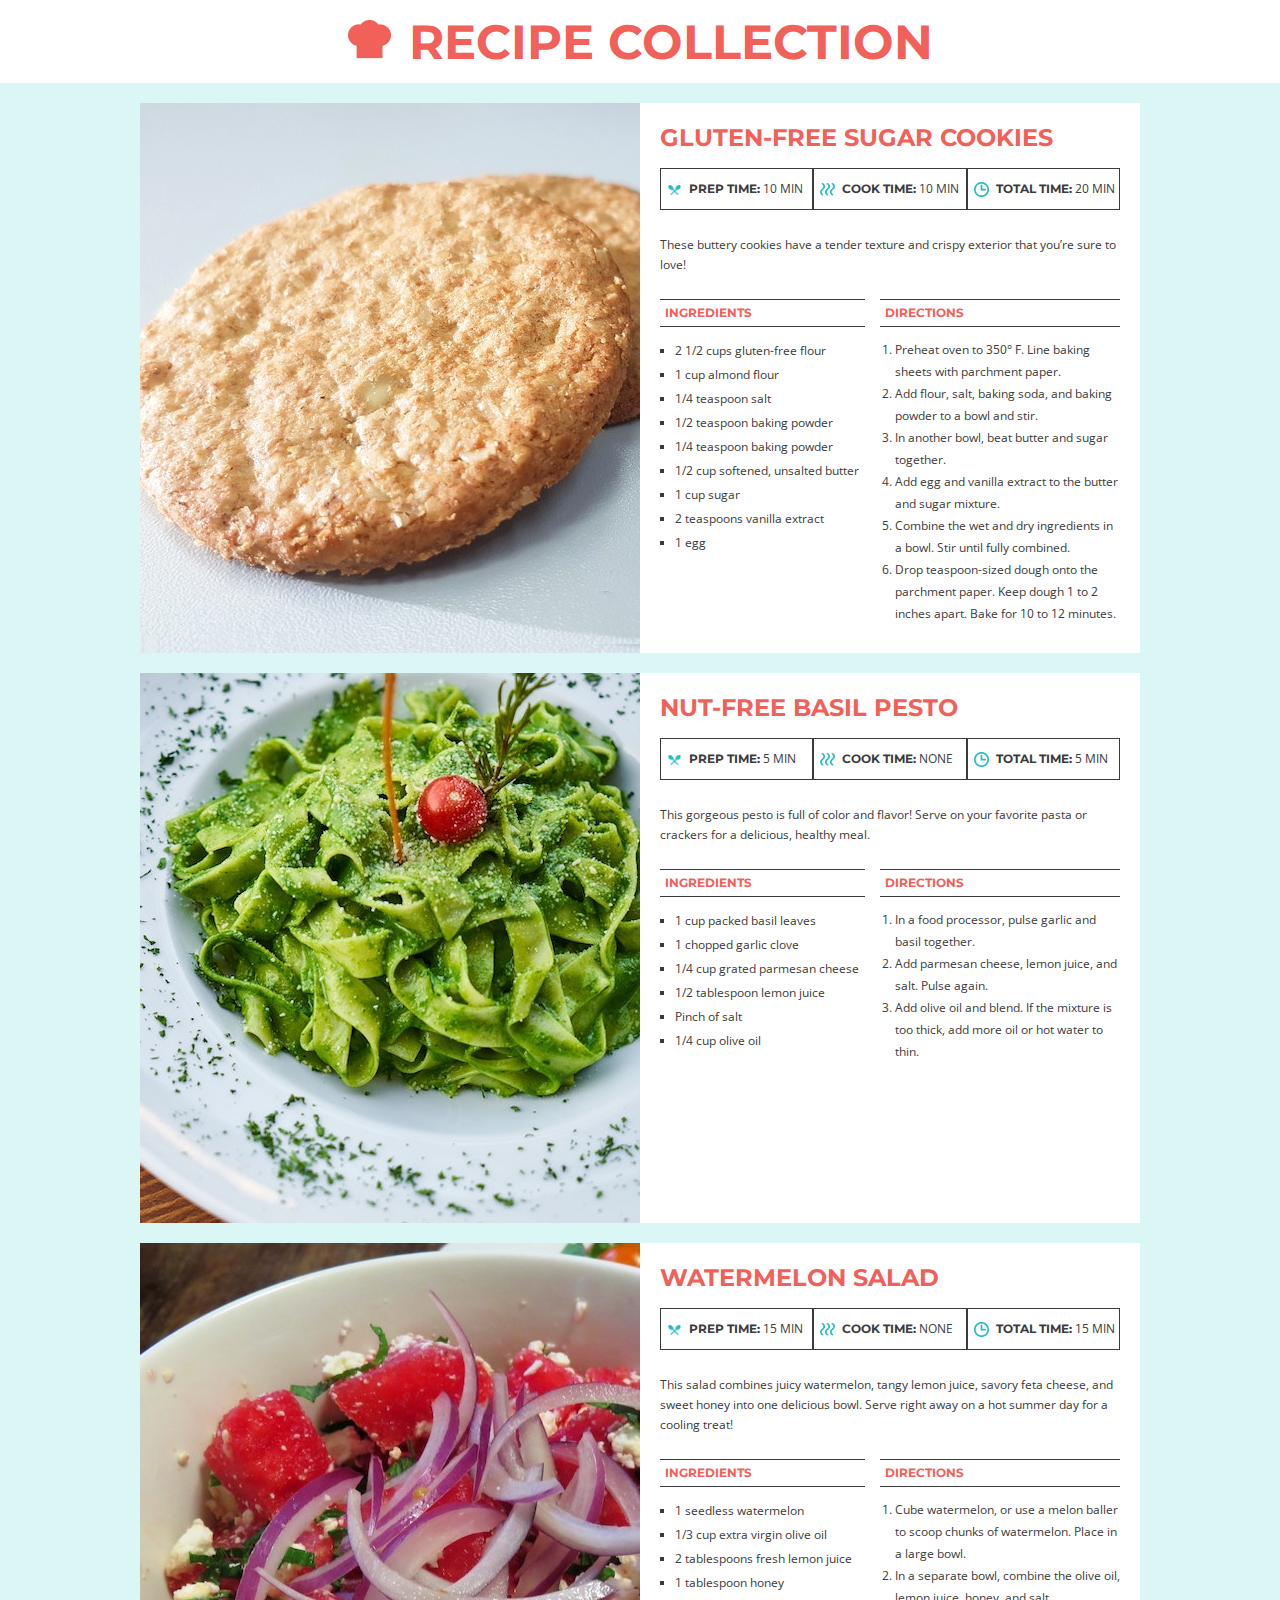
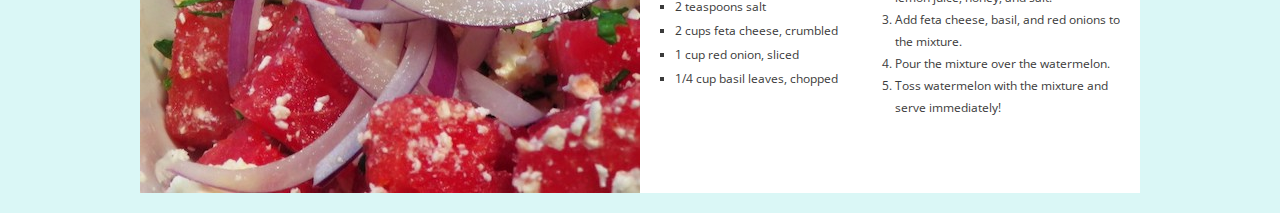
<file: recipe/index.html>
<!doctype html>
<html lang="en">

    <head>
        <meta charset="utf-8">
        <title>Recipe Cards Project</title>
        <link rel="stylesheet" href="css/normalize.css">
        <link rel="stylesheet" href="css/style.css">
        <link href="https://fonts.googleapis.com/css?family=Montserrat:700%7COpen+Sans&display=swap" rel="stylesheet">
    </head>

    <body>
        <header>
            <img src="img/chef-hat.png" alt="chef hat">
            <h1>Recipe Collection</h1>
        </header>
        <main>
            <article id="cookies" class="card">
                <div class="image">
                    <img src="img/gluten-free-sugar-cookies.jpg" alt="sugar cookies">
                </div>
                <div class="recipe">
                    <h2>Gluten-Free Sugar Cookies</h2>
                    <div class="time">
                        <div class="prep">
                            <img src="img/spoons.png" alt="prep time"><p class="time-details"><strong>Prep Time:</strong> 10 Min</p>
                        </div>
                        <div class="cook">
                            <img src="img/steam.png" alt="cook time"><p class="time-details"><strong>Cook Time:</strong> 10 Min</p>
                        </div>
                        <div class="total">
                            <img src="img/clock.png" alt="total time"><p class="time-details"><strong>Total Time:</strong> 20 Min</p>
                        </div>
                    </div>
                    <p class="description">These buttery cookies have a tender texture and crispy exterior that you’re
                        sure to love!</p>
                    <div class="columns">
                        <section class="ingredients">
                            <h3>Ingredients</h3>
                            <ul>
                                <li>2 1/2 cups gluten-free flour</li>
                                <li>1 cup almond flour</li>
                                <li>1/4 teaspoon salt</li>
                                <li>1/2 teaspoon baking powder</li>
                                <li>1/4 teaspoon baking powder</li>
                                <li>1/2 cup softened, unsalted butter</li>
                                <li>1 cup sugar</li>
                                <li>2 teaspoons vanilla extract</li>
                                <li>1 egg</li>
                            </ul>
                        </section>
                        <section class="directions">
                            <h3>Directions</h3>
                            <ol>
                                <li>Preheat oven to 350&deg; F. Line baking sheets with parchment paper.</li>
                                <li>Add flour, salt, baking soda, and baking powder to a bowl and stir.</li>
                                <li>In another bowl, beat butter and sugar together.</li>
                                <li>Add egg and vanilla extract to the butter and sugar mixture.</li>
                                <li>Combine the wet and dry ingredients in a bowl. Stir until fully combined.</li>
                                <li>Drop teaspoon-sized dough onto the parchment paper. Keep dough 1 to 2 inches apart.
                                    Bake for 10 to 12 minutes.</li>
                            </ol>
                        </section>
                    </div>
                </div>
            </article>
            <article id="pesto" class="card">
                <div class="image">
                    <img src="img/nut-free-pesto.jpg" alt="nut free pesto">
                </div>
                <div class="recipe">
                    <h2>Nut-Free Basil Pesto</h2>
                    <div class="time">
                        <div class="prep">
                            <img src="img/spoons.png" alt="prep time"><p class="time-details"><strong>Prep Time:</strong> 5 Min</p>
                        </div>
                        <div class="cook">
                            <img src="img/steam.png" alt="cook time"><p class="time-details"><strong>Cook Time:</strong> None</p>
                        </div>
                        <div class="total">
                            <img src="img/clock.png" alt="total time"><p class="time-details"><strong>Total Time:</strong> 5 Min</p>
                        </div>
                    </div>
                    <p class="description">This gorgeous pesto is full of color and flavor! Serve on your favorite pasta
                        or crackers for a delicious, healthy meal.</p>
                    <div class="columns">
                        <section class="ingredients">
                            <h3>Ingredients</h3>
                            <ul>
                                <li>1 cup packed basil leaves</li>
                                <li>1 chopped garlic clove</li>
                                <li>1/4 cup grated parmesan cheese</li>
                                <li>1/2 tablespoon lemon juice</li>
                                <li>Pinch of salt</li>
                                <li>1/4 cup olive oil</li>
                            </ul>
                        </section>
                        <section class="directions">
                            <h3>Directions</h3>
                            <ol>
                                <li>In a food processor, pulse garlic and basil together.</li>
                                <li>Add parmesan cheese, lemon juice, and salt. Pulse again.</li>
                                <li>Add olive oil and blend. If the mixture is too thick, add more oil or hot water to
                                    thin.</li>
                            </ol>
                        </section>
                    </div>
                </div>
            </article>
            <article id="salad" class="card">
                <div class="image">
                    <img src="img/watermelon-salad.jpg" alt="watermelon salad">
                </div>
                <div class="recipe">
                    <h2>Watermelon Salad</h2>
                    <div class="time">
                        <div class="prep">
                            <img src="img/spoons.png" alt="prep time"><p class="time-details"><strong>Prep Time:</strong> 15 Min</p>
                        </div>
                        <div class="cook">
                            <img src="img/steam.png" alt="cook time"><p class="time-details"><strong>Cook Time:</strong> None</p>
                        </div>
                        <div class="total">
                            <img src="img/clock.png" alt="total time"><p class="time-details"><strong>Total Time:</strong> 15 Min</p>
                        </div>
                    </div>
                    <p class="description">This salad combines juicy watermelon, tangy lemon juice, savory feta cheese,
                        and sweet honey into one delicious bowl. Serve right away on a hot summer day for a cooling
                        treat!</p>
                    <div class="columns">
                        <section class="ingredients">
                            <h3>Ingredients</h3>
                            <ul>
                                <li>1 seedless watermelon</li>
                                <li>1/3 cup extra virgin olive oil</li>
                                <li>2 tablespoons fresh lemon juice</li>
                                <li>1 tablespoon honey</li>
                                <li>2 teaspoons salt</li>
                                <li>2 cups feta cheese, crumbled</li>
                                <li>1 cup red onion, sliced</li>
                                <li>1/4 cup basil leaves, chopped</li>
                            </ul>
                        </section>
                        <section class="directions">
                            <h3>Directions</h3>
                            <ol>
                                <li>Cube watermelon, or use a melon baller to scoop chunks of watermelon. Place in a
                                    large bowl.</li>
                                <li>In a separate bowl, combine the olive oil, lemon juice, honey, and salt.</li>
                                <li>Add feta cheese, basil, and red onions to the mixture.</li>
                                <li>Pour the mixture over the watermelon.</li>
                                <li>Toss watermelon with the mixture and serve immediately!</li>
                            </ol>
                        </section>
                    </div>
                </div>
            </article>
        </main>
    </body>

</html>
</file>
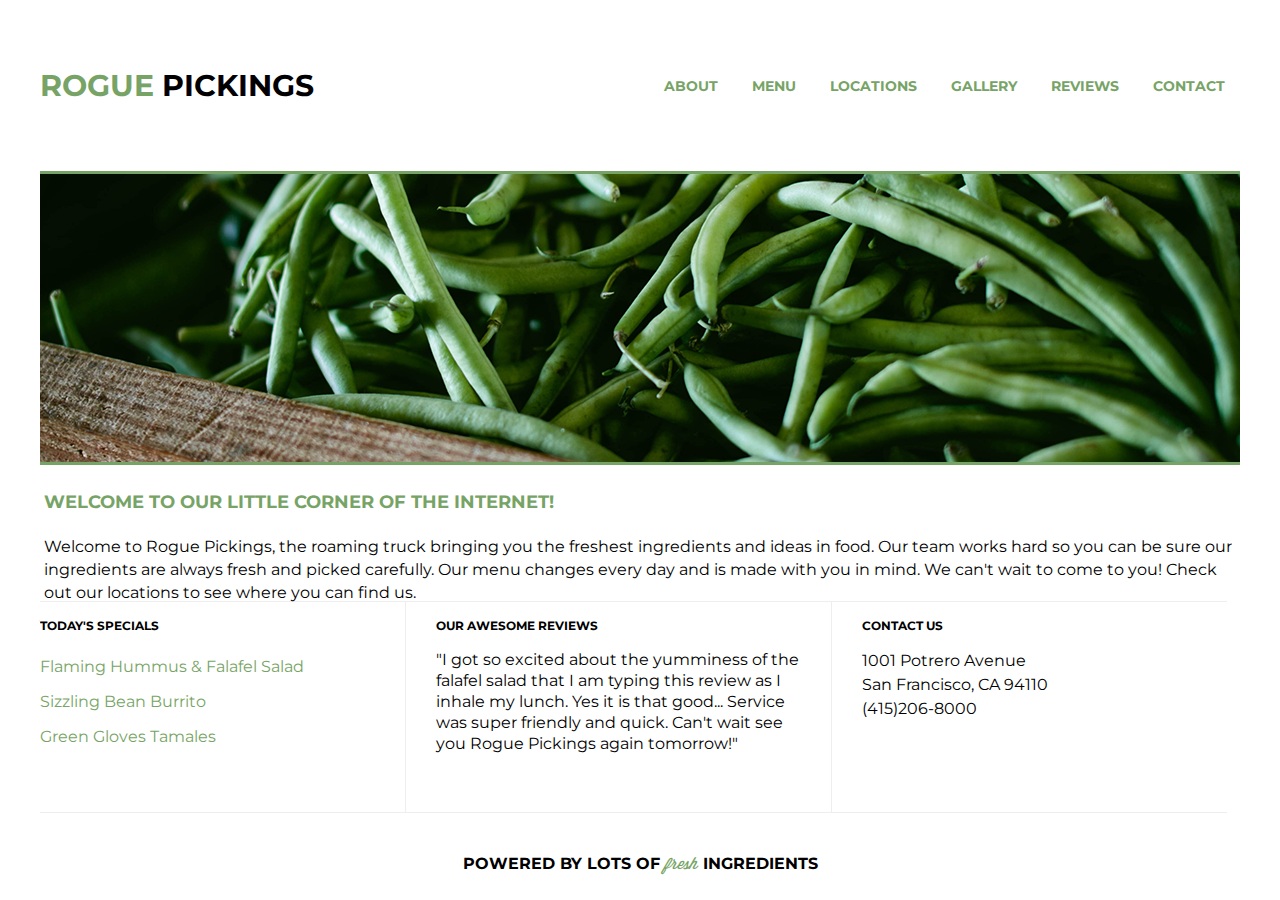
<file: rogue-pickings/index.html>
<!doctype html>
<html lang="en">
    <head>
        <title>Rogue Pickings</title>
        <link rel="stylesheet" href="css/normalize.css">
        <link rel="stylesheet" href="css/main.css">
        <link href="https://fonts.googleapis.com/css?family=Montserrat:400,700" rel="stylesheet">
    </head>
    <body>
        <div class ="container">
            <header>
                <h1><span>Rogue</span> Pickings</h1>
                <nav>
                    <ul>
                        <li><a href="#about">About</a></li>
                        <li><a href="#menu">Menu</a></li>
                        <li><a href="#locations">Locations</a></li>
                        <li><a href="#gallery">Gallery</a></li>
                        <li><a href="#reviews">Reviews</a></li>
                        <li><a href="#contact">Contact</a></li>
                    </ul>
                </nav>
            </header>
            <section class="main-section">
                <div class="main-image">
                    <img src="img/green-beans.png" alt="Green Bean Image"/>
                </div>
                <div class="main-title">
                    <h3>Welcome to our little corner of the internet!</h3>
                    <p>Welcome to Rogue Pickings, the roaming truck bringing you the freshest ingredients and ideas in food. Our team works hard so you can be sure our ingredients are always fresh and picked carefully. Our menu changes every day and is made with you in mind. We can't wait to come to you! Check out our locations to see where you can find us.</p>
                </div>
            </section>
            <section class="bottom-section">
                <div class="section-one">
                    <h4>Today's Specials</h4>
                    <ul class="menu">
                        <li>Flaming Hummus & Falafel Salad</li>
                        <li>Sizzling Bean Burrito</li>
                        <li>Green Gloves Tamales</li>
                    </ul>
                </div>
                <div class="section-two">
                    <h4>Our awesome reviews</h4>
                    <p class="reviews">"I got so excited about the yumminess of the falafel salad that I am typing this review as I inhale my lunch. Yes it is that good... Service was super friendly and quick. Can't wait see you Rogue Pickings again tomorrow!"</p>
                </div>
                <div class="section-three">
                    <h4>Contact Us</h4>
                    <p class="address">1001 Potrero Avenue<br>San Francisco, CA 94110<br>(415)206-8000</p>
                </div>
            </section>
            <footer>
                <h4>Powered by lots of <span>fresh</span> ingredients</h4>
            </footer>
        </div>
    </body>
</html>
</file>
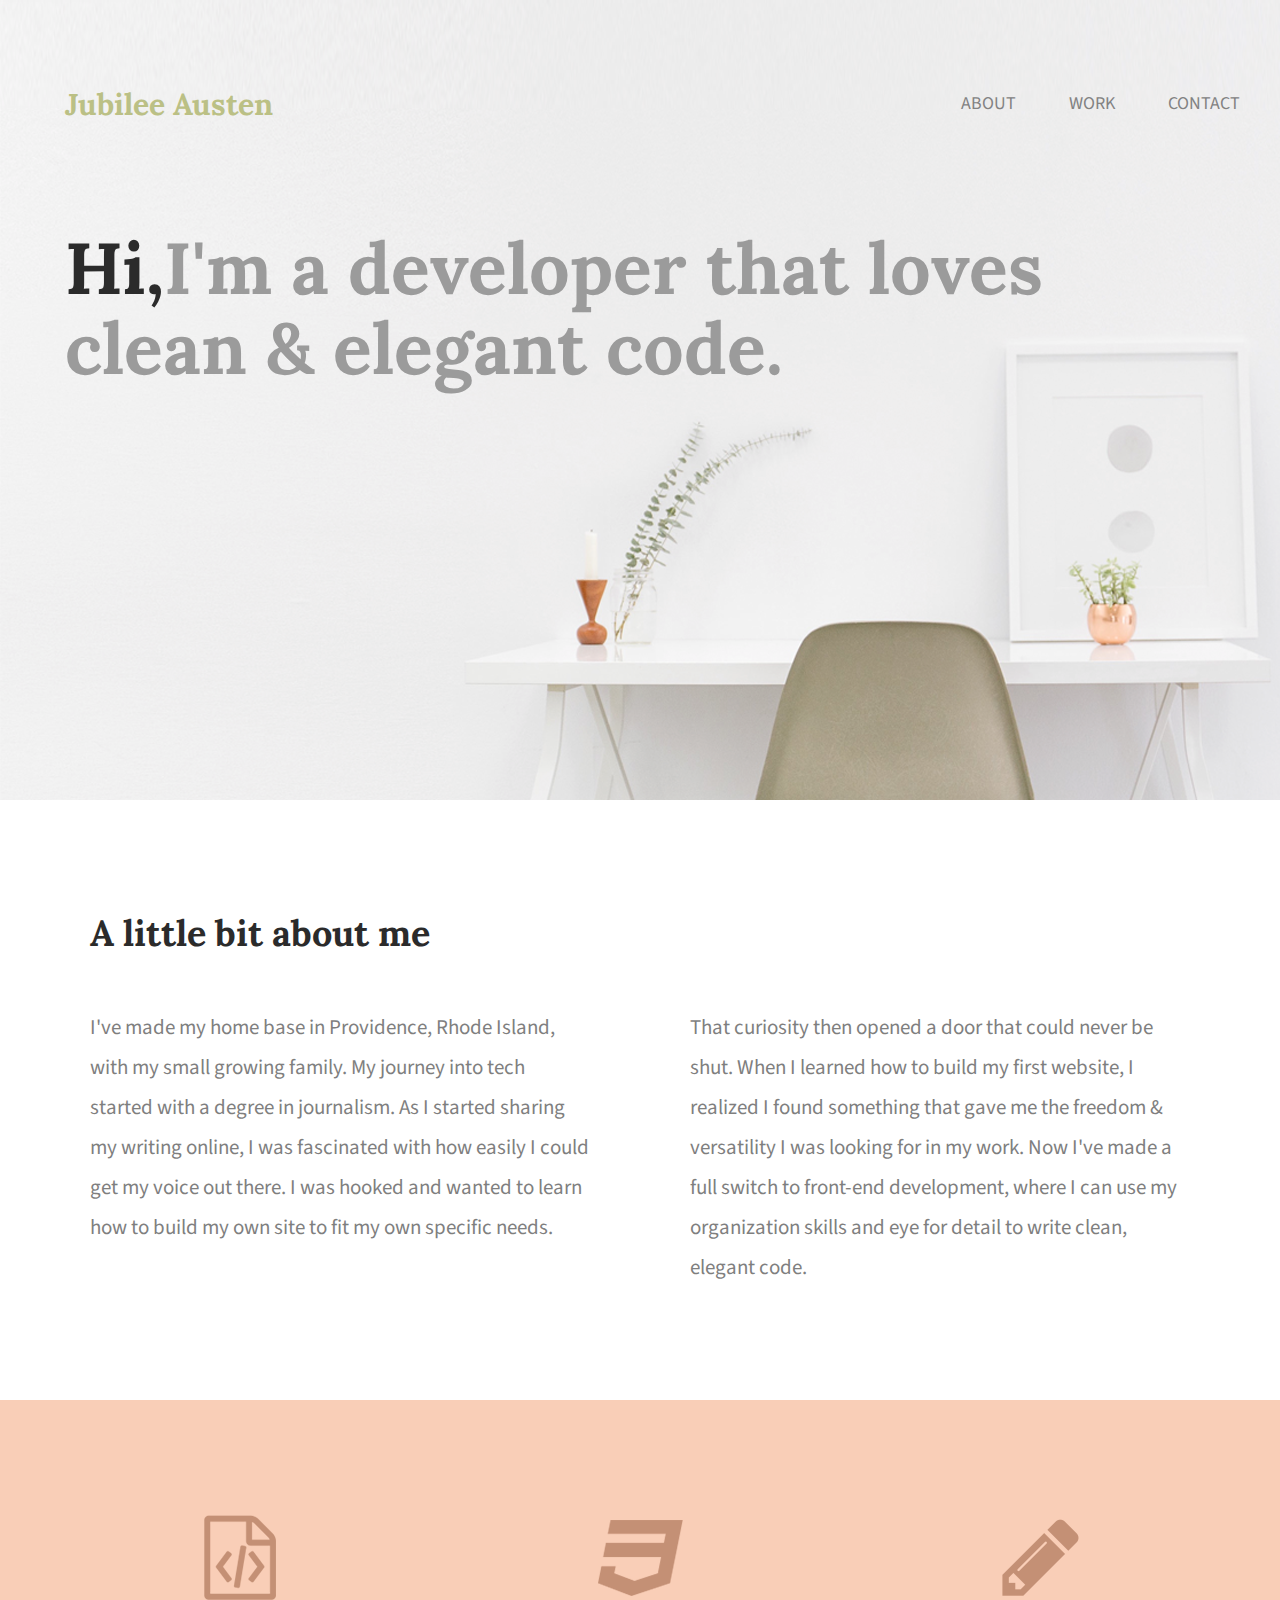
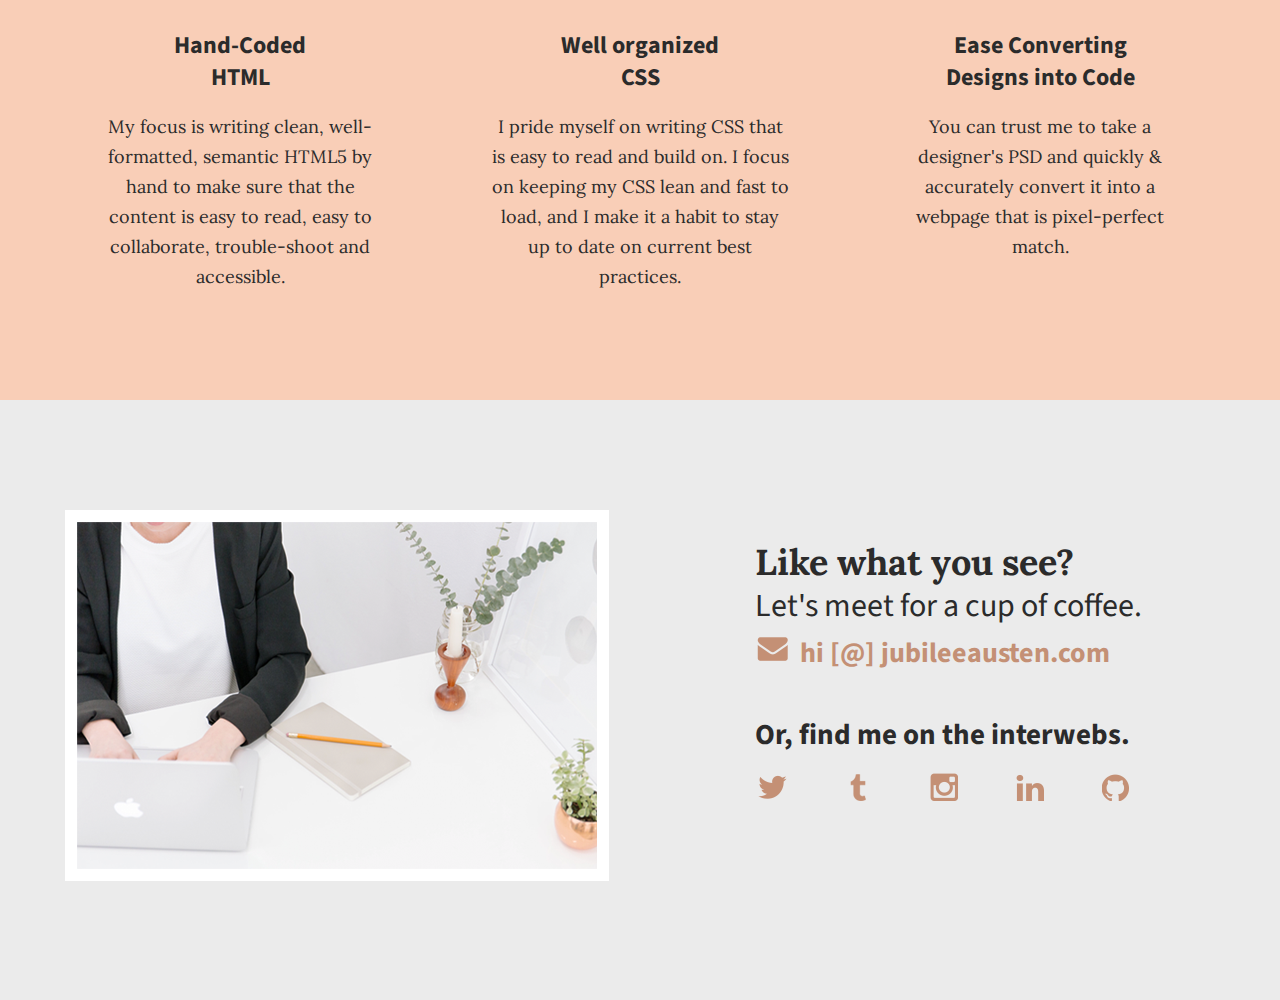
<file: jubilee/jubilee1.html>
<html lang="en">
    <head>
        <title>Jubilee Austen | Portfolio</title>
        <link rel="stylesheet" href="../css/normalize.css">
        <link rel="stylesheet" href="../jubilee/jubileemain.css">
        <link href='https://fonts.googleapis.com/css?family=Source+Sans+Pro:400,700' rel='stylesheet' type='text/css'>
        <link href="https://fonts.googleapis.com/css2?family=Lora:wght@400;700&display=swap" rel="stylesheet">
    </head>
    <body>
        <header>
            <div class ="full-width">
                <div class="half-width">
                    <h1>Jubilee Austen</h1>
                </div>
                <div class="half-width">
                    <nav>
                        <ul>
                            <li><a href="#about">About</a></li>
                            <li><a href="#work">Work</a></li>
                            <li><a href="#contact">Contact</a></li>
                        </ul>
                    </nav>
                </div>
                <h2><span>Hi,</span>I'm a developer that loves clean &amp; elegant code.</h2>
            </div>
        </header>
        <main>
            <section id="about">
                <div class ="full-width">
                    <h2>A little bit about me</h2>
                    <div class="half-width">
                        <p>I've made my home base in Providence, Rhode Island, with my small growing family. My journey into tech started with a degree in journalism. As I started sharing my writing online, I was fascinated with how easily I could get my voice out there. I was hooked and wanted to learn how to build my own site to fit my own specific needs.</p>
                    </div>
                    <div class="half-width">
                        <p>That curiosity then opened a door that could never be shut. When I learned how to build my first website, I realized I found something that gave me the freedom & versatility I was looking for in my work. Now I've made a full switch to front-end development, where I can use my organization skills and eye for detail to write clean, elegant code.</p>
                    </div>
                </div>
            </section>
            <section id="work">
                <div class="full-width">
                    <div class="third-width">
                        <img src="img/html-icon.png" alt="HTML icon"/>
                        <h3>Hand-Coded HTML</h3>
                        <p>My focus is writing clean, well-formatted, semantic HTML5 by hand to make sure that the content is easy to read, easy to collaborate, trouble-shoot and accessible.</p>
                    </div>
                    <div class="third-width">
                        <img src="img/css-icon.png" alt="CSS icon"/>
                        <h3>Well organized CSS</h3>
                        <p>I pride myself on writing CSS that is easy to read and build on. I focus on keeping my CSS lean and fast to load, and I make it a habit to stay up to date on current best practices.</p>
                    </div>
                    <div class="third-width">
                        <img src="img/pencil-icon.png" alt="Pencil icon"/>
                        <h3>Ease Converting Designs into Code</h3>
                        <p>You can trust me to take a designer's PSD and quickly & accurately convert it into a webpage that is pixel-perfect match.</p>
                    </div>
                </div>
            </section>
                <footer id="contact">
                    <div class="full-width">
                        <div class="half-width">
                            <img src="img/contact-image.png" id="contact-img" alt="Contact icon"/>
                        </div>
                        <div class="half-width">
                                <h2>Like what you see?</h2>
                                <h3 id="email-header">Let's meet for a cup of coffee.</h3>
                                    <a href="mailto:hi@jubileeausten.com"><img src="img/envelope.png" id="envelope" alt="envelope icon"/>hi [@] jubileeausten.com</a>
                                <h3 id="socialmedia-header">Or, find me on the interwebs.</h3>
                                <ul>
                                    <li><a href="https://twitter.com"><img src="img/twitter.png" alt="Twitter Icon"></a></li>
                                    <li><a href="https://tumblr.com"><img src="img/tumblr.png" alt="Tumblr Icon"></a></li>
                                    <li><a href="https://instagram.com"><img src="img/instagram.png" alt="Instagram Icon"></a></li>
                                    <li><a href="https://linkedin.com"><img src="img/linkedin.png" alt="Linkedin Icon"></a></li>
                                    <li><a href="https://github.com"><img src="img/github.png" alt="Github Icon"></a></li>
                                </ul>
                        </div>
                    </div>
                </footer>
            </main>
    </body>
</html>
</file>
<file: recipe/css/style.css>
/***** Body *****/
body {
    background-color: #DAF7F6;
    color: #3B3B3B;
    font-family: 'Open Sans', 'Montserrat';
    font-size: 12px;
    line-height: 16px;
}
h1, h2, h3{
    text-transform: uppercase;
    font-family: 'Montserrat';
    font-weight: bold;
    color: #F16059;
}
/****** Header *****/
header{
    background-color: white;
    text-align: center;
    padding: 20px 0 20px 0;
}
header img{
    padding-right: 15px;
}
h1{
   display: inline;
   font-size: 48px;
}
/****** Main *****/
main{
    width: 1000px;
    margin: 0 auto;
}
.card{
    margin-top: 20px;
    margin-bottom: 20px;
    overflow: auto;
}
.image{
    width: 500px;
    height: 550px;
    float: left;
}
/***** recipe *****/
.recipe{
    background-color: white;
    box-sizing: border-box;
    float: left;
    padding: 20px;
    width: 500px;
    height: 550px;
}
.recipe h2{
    font-size: 24px;
    margin-top: 5px;
    line-height: 20px;
}
.recipe h3{
    font-size: 12px;
    padding: 5px;
    border-top: 1px solid #3B3B3B;
    border-bottom: 1px solid #3B3B3B;
}
.description{
    padding-top: 35px;
    line-height: 20px;
}
/***** id Images ******/
#cookies .image{
    background-image: url("../img/gluten-free-sugar-cookies.jpg");
    background-size: cover;
}
#pesto .image{
    background-image: url("../img/nut-free-pesto.jpg");
    background-size: cover; 
}
#salad .image{
    background-image: url("../img/watermelon-salad.jpg");
    background-size: cover;
}
/****** time *****/
.time{
    padding-bottom: 20px;
}

.time .time-details{
    text-transform: uppercase;
    display: inline-block;
}
.time .prep, .time .cook, .time .total{
    width: 33.3333%;
    margin-bottom: 1px;
    border: 1px solid #3B3B3B;
    overflow: initial;
    float: left;
    padding-left: 6px;
    box-sizing: border-box;
}
.time .prep img, .time .cook img, .time .total img{
    width: 15px;
    height: auto;
    margin-right: 7px;
    vertical-align: middle;
}
.time strong{
    font-family: 'Montserrat';
}
/***** Columns *****/
.columns{
    overflow: auto;
}
.directions{
    float: left;
	width: 240px;
}
.ingredients{
    float: left;
	margin-right: 15px;
	width: 205px;
}
.ingredients ul{
	padding-left: 15px;
	line-height: 24px;
	list-style-type: square;
}

.directions ol{
	padding-left: 15px;
	line-height: 22px;
}
</file>
<file: rogue-pickings/css/main.css>
/****** base styles *****/
body{
    font-family: 'Montserrat', sans-serif;
    color: black;
}
h1, h2, h3, h4{
    text-transform: uppercase;
}
p{
    font-size: 16px;
}
.top-section, .bottom-section{
    clear: both;
    margin: 0 auto;
}
/***** Grid *****/
.container{
    width: 1200px;
    margin: 0 auto;
}
/***** Header *****/
header{
    height: 110px;
    margin: 0 auto;
}
header h1 {
    font-size: 30px;
    float: left;
    padding-top: 47px;
}
header h1 span{
    color: #77a466;
}
nav{
    float: right;
    padding: 60px 0;
}
nav ul li{
    display: inline-block;
}
nav ul li a{
    text-transform: uppercase;
    font-size: 14px;
    padding: 0 15px;
    color: #77a466;
    font-weight: bold;
    text-decoration: none;    
}
/***** Main Section *****/
.main-section{
    height: 456px;
    padding-top: 35px;
}
.main-image img{
    height: auto;
    border-top: 3px solid #77a466;
    border-bottom: 3px solid #77a466;
}
.main-section h3{
    font-size: 18px;
    font-weight: bold;
    line-height: 30px;
    color: #77a466;
    padding-left: 4px;
}
.main-section p{
    line-height: 23px;
    padding-left: 4px;
}
/****** Bottom Section *****/
.section-one, .section-two, .section-three {
	width: 365px;
	height: 210px;
	float: left;
    border-top: 1px solid #eee;
    border-bottom: 1px solid #eee;
}
.bottom-section h4{
    font-size: 12px;
}
.menu{
    list-style: none;
    padding: 0;
    color: #77a466;
    line-height: 35px;
}
.section-two{
    border-left: 1px solid #eee;
    border-right: 1px solid #eee;
    padding-right: 30px;
    padding-left: 30px;
}
.reviews{
    line-height: 21px;
}
.section-three{
    padding-left: 30px;
}
.address{
    line-height: 24px;
}
/***** footer ******/
footer{
    padding-top: 20px; 
    margin: 0 auto;
    height: 50px;
    clear: both;
    text-align: center;
}
footer h4{
    font-size: 16px;
}
@font-face{
    font-family: wisdom-script;
    src: url('../fonts/wisdom-script.otf') format('opentype');
}
footer span{
    font-family: wisdom-script;
    font-size: 16px;
    color: #77a466;
    text-transform: lowercase;
    font-weight: lighter;

}
</file>
<file: jubilee/jubileemain.css>
/***** BASE STYLES *****/

body {
    font-family: 'Source Sans Pro', sans-serif;
    color: #2b2b2b;
}

#about, #work, #contact {
    height: 600px;
}

/***** GRID *****/

.full-width {
    width: 1200px;
    margin: 0 auto;
}

.half-width {
    width: 600px;
    float: left;
}

.third-width {
    width: 400px;
    float: left;
}
/***** HEADER *****/

header {
    height: 800px;
    background: url('../jubilee/img/header-image.png');
    background-size: cover;
}
header h1 { 
    font-family: 'Lora' , serif;
    font-size: 30px;
    color: #bbc085;
    padding: 65px 0 65px 25px;
}
nav {
    float: right; 
    padding-top: 75px;
}
nav ul li{
    display: inline-block;
}
nav ul li a {
    text-transform: uppercase;
    text-decoration: none;
    font-size: 18px;
    color: #828282;
    padding-left: 50px; 
}

header h2 {
    width: 1000px; 
    clear: both;
    font-family: 'Lora' , serif;
    font-size: 72px;
    line-height: 80px;
    color: #9b9b9b;
    padding: 20px 0 20px 25px;
}
header h2 span {
    color: #2b2b2b;
}
/***** ABOUT *****/

#about .full-width {
    padding: 80px 0;
}

#about h2 {
    font-family: 'Lora' , serif;
    font-size: 36px;
    padding-left: 50px;
}
 
#about p {
    font-size: 21px;
    color: #7f7f7f;
    line-height: 40px;
    padding-left: 50px;
    padding-right: 50px;
}

/***** WORK *****/

#work {
    background-color: #f9ceb7;
    text-align: center;
}
#work .full-width {
    padding: 115px 0;
}
 
#work img {
    padding-bottom: 30px;
}
#work h3 {
    font-size: 24px;
    line-height: 32px;
    width: 190px;
    margin: 0 auto;
}
 
#work p {
    font-family: 'Lora' , serif;
    font-size: 18px;
    line-height: 30px;
    padding: 0 50px;
}

/***** CONTACT *****/

#contact {
    background-color: #ebebeb;
}

#contact .full-width {
    padding: 110px 0;
}
#contact img#contact-img {
    margin-left: 25px;
    border: 12px solid #ffffff;
}

#contact h2, #contact #email-header, #contact #socialmedia-header, #contact ul {
padding-left: 115px;
}
#contact #envelope {
padding: 0 10px 0 115px;
}

#contact h2 {
    font-family: 'Lora' , serif; 
    font-size: 36px;
    line-height: 44px;
}
#contact #email-header{
    font-size: 32px;
    font-weight: 400;
    line-height: 44px;
    margin: -30px 0 5px 0;
}
#contact #socialmedia-header {
    font-weight: bold;
    font-size: 29px;
    line-height: 44px;
    margin: 40px 0 0 0;
}
#contact a {
    text-decoration: none; 
    color: #c49075;
    font-weight: bold;
    font-size: 28px;
}

#contact ul {
list-style: none;
}
#contact ul li {
 display: inline-block;
}
#contact ul img {
font-size: 32px;
padding-right: 48px;
}

/****** Projects *****/
.project-style{
    font-family: 'Lora', serif;
    background-color: #f9ceb7;
    color: #2b2b2b;
    text-align:center;
    font-size: 60px;
    margin: 0 auto;
    padding-top: 125px;
    height: 1200px;
}
</file>
